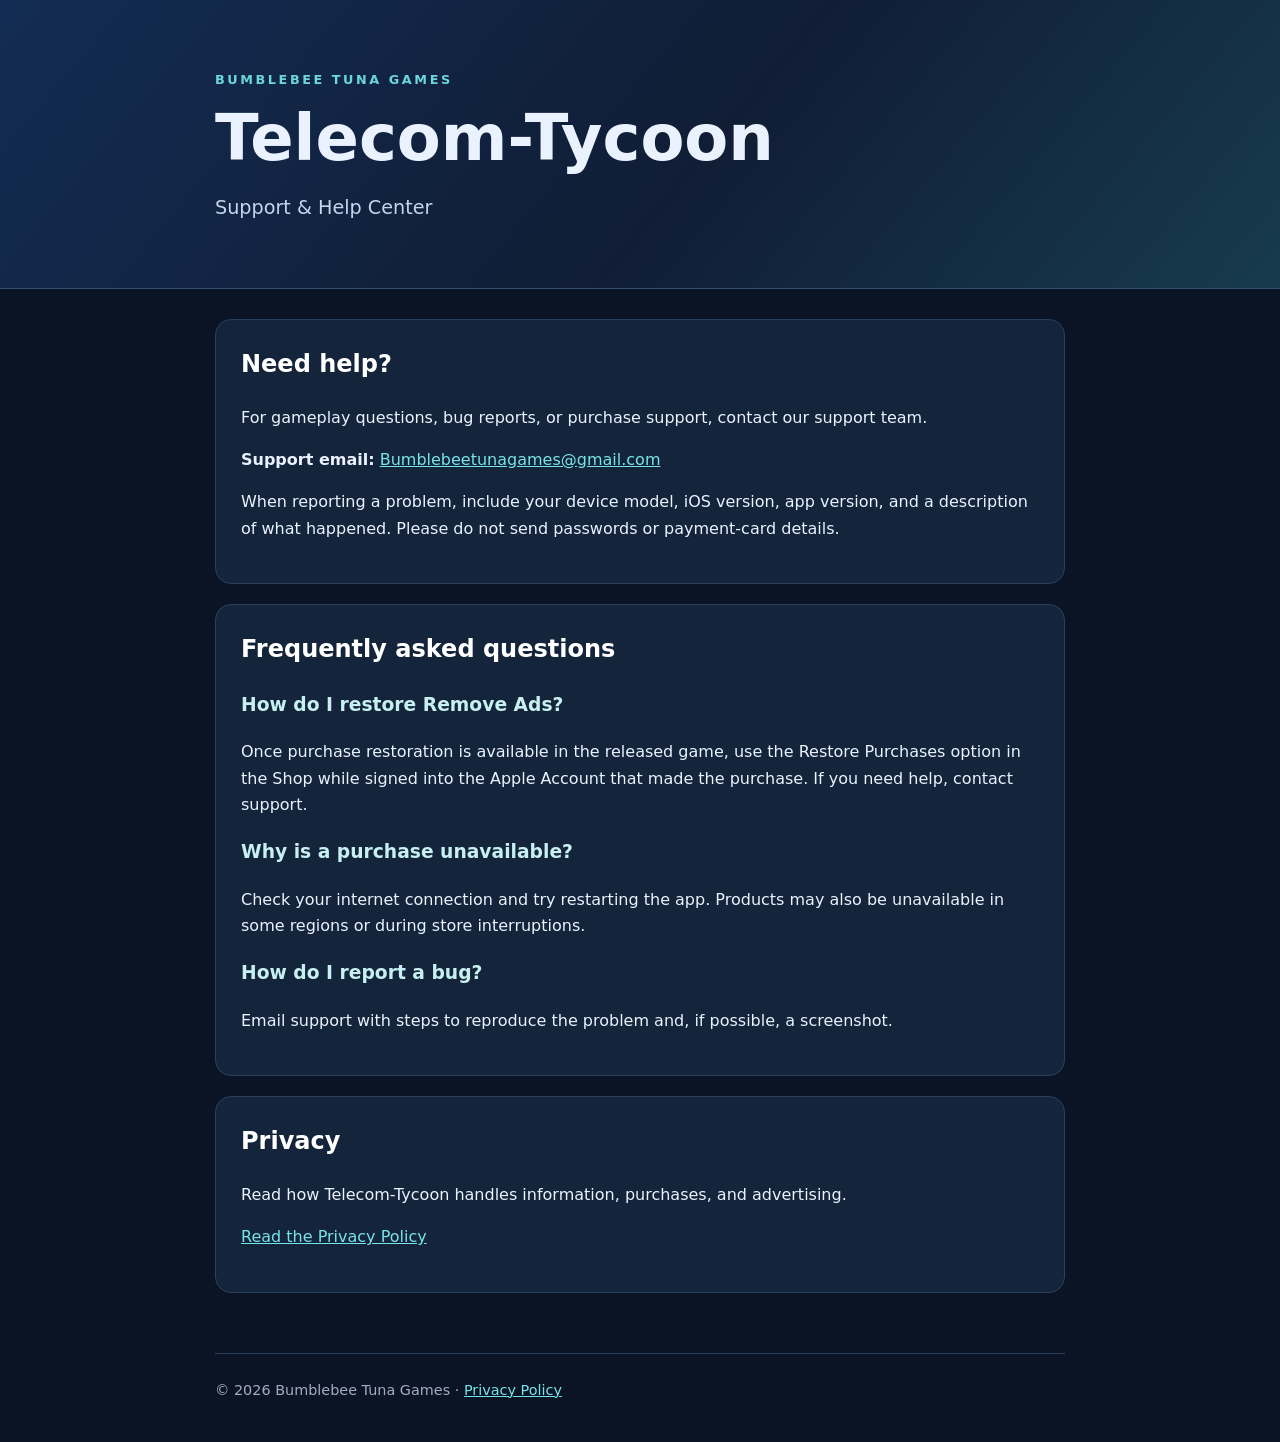
<file: index.html>
<!doctype html><html lang="en"><head><meta charset="utf-8"><meta name="viewport" content="width=device-width,initial-scale=1"><meta name="description" content="Telecom-Tycoon game support and help from Bumblebee Tuna Games."><title>Telecom-Tycoon | Support</title><link rel="stylesheet" href="style.css"></head><body><header><div class="wrap"><p class="brand">BUMBLEBEE TUNA GAMES</p><h1>Telecom-Tycoon</h1><p class="lead">Support &amp; Help Center</p></div></header><main class="wrap"><section class="panel"><h2>Need help?</h2><p>For gameplay questions, bug reports, or purchase support, contact our support team.</p><p><strong>Support email:</strong> <span class="placeholder"><a href="mailto:Bumblebeetunagames@gmail.com">Bumblebeetunagames@gmail.com</a></span></p><p>When reporting a problem, include your device model, iOS version, app version, and a description of what happened. Please do not send passwords or payment-card details.</p></section><section class="panel"><h2>Frequently asked questions</h2><h3>How do I restore Remove Ads?</h3><p>Once purchase restoration is available in the released game, use the Restore Purchases option in the Shop while signed into the Apple Account that made the purchase. If you need help, contact support.</p><h3>Why is a purchase unavailable?</h3><p>Check your internet connection and try restarting the app. Products may also be unavailable in some regions or during store interruptions.</p><h3>How do I report a bug?</h3><p>Email support with steps to reproduce the problem and, if possible, a screenshot.</p></section><section class="panel"><h2>Privacy</h2><p>Read how Telecom-Tycoon handles information, purchases, and advertising.</p><p><a class="link" href="privacy.html">Read the Privacy Policy</a></p></section></main><footer class="wrap">© 2026 Bumblebee Tuna Games · <a href="privacy.html">Privacy Policy</a></footer></body></html>
</file>
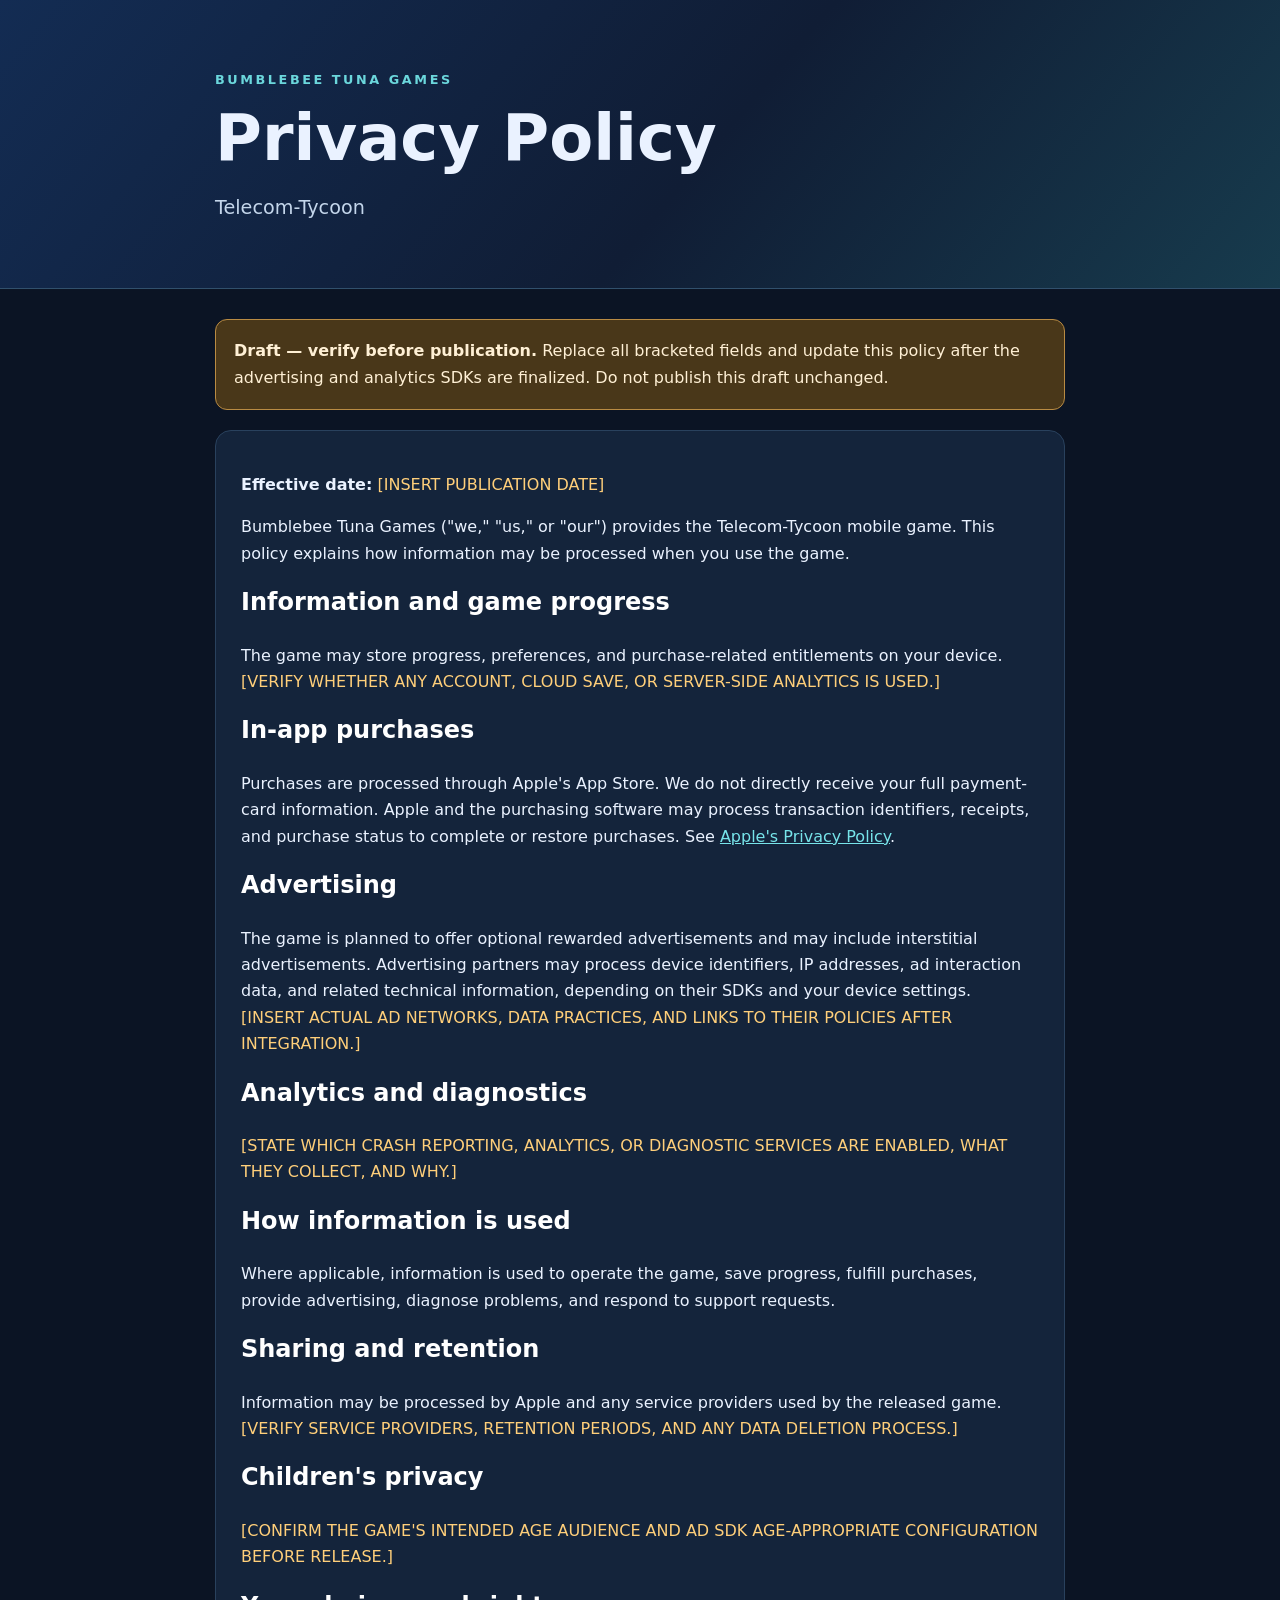
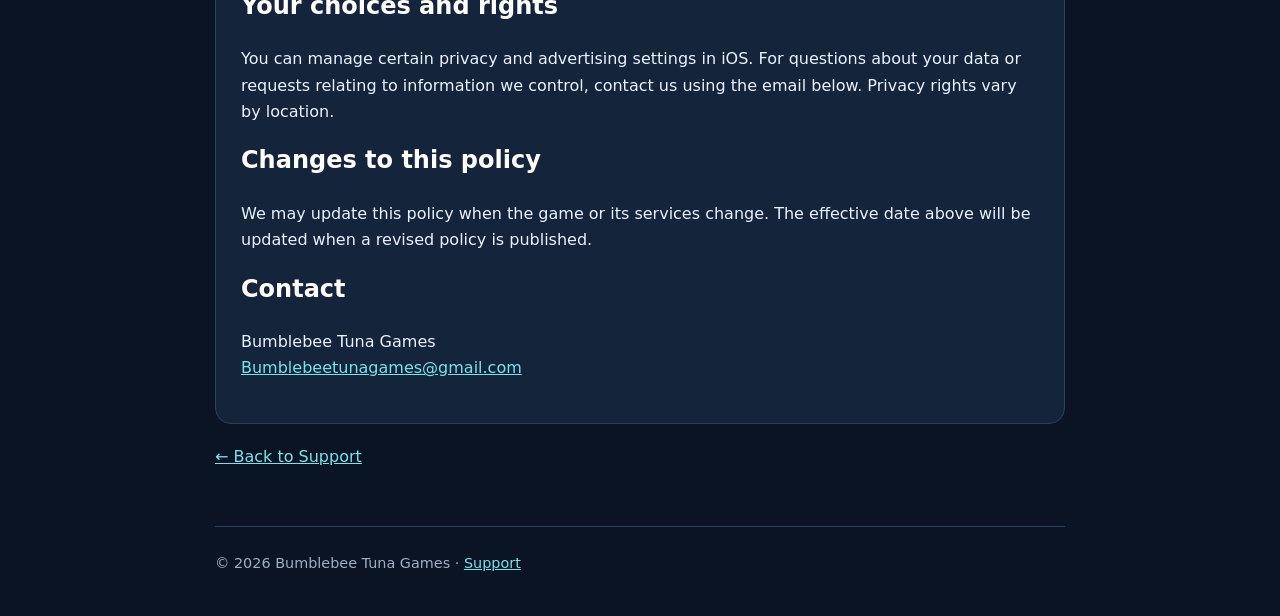
<file: privacy.html>
<!doctype html><html lang="en"><head><meta charset="utf-8"><meta name="viewport" content="width=device-width,initial-scale=1"><meta name="description" content="Privacy policy for Telecom-Tycoon by Bumblebee Tuna Games."><title>Telecom-Tycoon | Privacy Policy</title><link rel="stylesheet" href="style.css"></head><body><header><div class="wrap"><p class="brand">BUMBLEBEE TUNA GAMES</p><h1>Privacy Policy</h1><p class="lead">Telecom-Tycoon</p></div></header><main class="wrap"><div class="notice"><strong>Draft — verify before publication.</strong> Replace all bracketed fields and update this policy after the advertising and analytics SDKs are finalized. Do not publish this draft unchanged.</div><section class="panel"><p><strong>Effective date:</strong> <span class="placeholder">[INSERT PUBLICATION DATE]</span></p><p>Bumblebee Tuna Games ("we," "us," or "our") provides the Telecom-Tycoon mobile game. This policy explains how information may be processed when you use the game.</p><h2>Information and game progress</h2><p>The game may store progress, preferences, and purchase-related entitlements on your device. <span class="placeholder">[VERIFY WHETHER ANY ACCOUNT, CLOUD SAVE, OR SERVER-SIDE ANALYTICS IS USED.]</span></p><h2>In-app purchases</h2><p>Purchases are processed through Apple's App Store. We do not directly receive your full payment-card information. Apple and the purchasing software may process transaction identifiers, receipts, and purchase status to complete or restore purchases. See <a href="https://www.apple.com/legal/privacy/">Apple's Privacy Policy</a>.</p><h2>Advertising</h2><p>The game is planned to offer optional rewarded advertisements and may include interstitial advertisements. Advertising partners may process device identifiers, IP addresses, ad interaction data, and related technical information, depending on their SDKs and your device settings. <span class="placeholder">[INSERT ACTUAL AD NETWORKS, DATA PRACTICES, AND LINKS TO THEIR POLICIES AFTER INTEGRATION.]</span></p><h2>Analytics and diagnostics</h2><p><span class="placeholder">[STATE WHICH CRASH REPORTING, ANALYTICS, OR DIAGNOSTIC SERVICES ARE ENABLED, WHAT THEY COLLECT, AND WHY.]</span></p><h2>How information is used</h2><p>Where applicable, information is used to operate the game, save progress, fulfill purchases, provide advertising, diagnose problems, and respond to support requests.</p><h2>Sharing and retention</h2><p>Information may be processed by Apple and any service providers used by the released game. <span class="placeholder">[VERIFY SERVICE PROVIDERS, RETENTION PERIODS, AND ANY DATA DELETION PROCESS.]</span></p><h2>Children's privacy</h2><p><span class="placeholder">[CONFIRM THE GAME'S INTENDED AGE AUDIENCE AND AD SDK AGE-APPROPRIATE CONFIGURATION BEFORE RELEASE.]</span></p><h2>Your choices and rights</h2><p>You can manage certain privacy and advertising settings in iOS. For questions about your data or requests relating to information we control, contact us using the email below. Privacy rights vary by location.</p><h2>Changes to this policy</h2><p>We may update this policy when the game or its services change. The effective date above will be updated when a revised policy is published.</p><h2>Contact</h2><p>Bumblebee Tuna Games<br><span class="placeholder"><a href="mailto:Bumblebeetunagames@gmail.com">Bumblebeetunagames@gmail.com</a></span></p></section><p><a href="index.html">← Back to Support</a></p></main><footer class="wrap">© 2026 Bumblebee Tuna Games · <a href="index.html">Support</a></footer></body></html>
</file>
<file: style.css>
:root{color-scheme:dark;font-family:system-ui,-apple-system,BlinkMacSystemFont,"Segoe UI",sans-serif;background:#0b1424;color:#eaf2ff}*{box-sizing:border-box}body{margin:0;line-height:1.65}header{padding:56px 0 45px;background:linear-gradient(130deg,#132c53,#101d35 55%,#173b4d);border-bottom:1px solid #31506c}.wrap{width:min(850px,calc(100% - 40px));margin:auto}.brand{color:#6bd7dc;font-size:.8rem;letter-spacing:.2em;font-weight:800}h1{font-size:clamp(2.3rem,7vw,4rem);margin:12px 0 0;line-height:1.1}.lead{color:#c4d6eb;font-size:1.2rem}main{padding-top:30px;padding-bottom:40px}.panel{background:#14243b;border:1px solid #29415d;border-radius:16px;padding:25px;margin-bottom:20px}h2{color:#fff;margin-top:0}h3{color:#c6f0f1}a{color:#77e4ea}a:hover{color:#fff}.placeholder{color:#ffcf7a}.notice{background:#493719;border:1px solid #b98b43;color:#fff0d5;border-radius:12px;padding:18px;margin-bottom:20px}footer{border-top:1px solid #29415d;padding:25px 0 40px;color:#9eafc5;font-size:.9rem}@media(max-width:500px){.panel{padding:19px}header{padding:40px 0 30px}}
</file>
